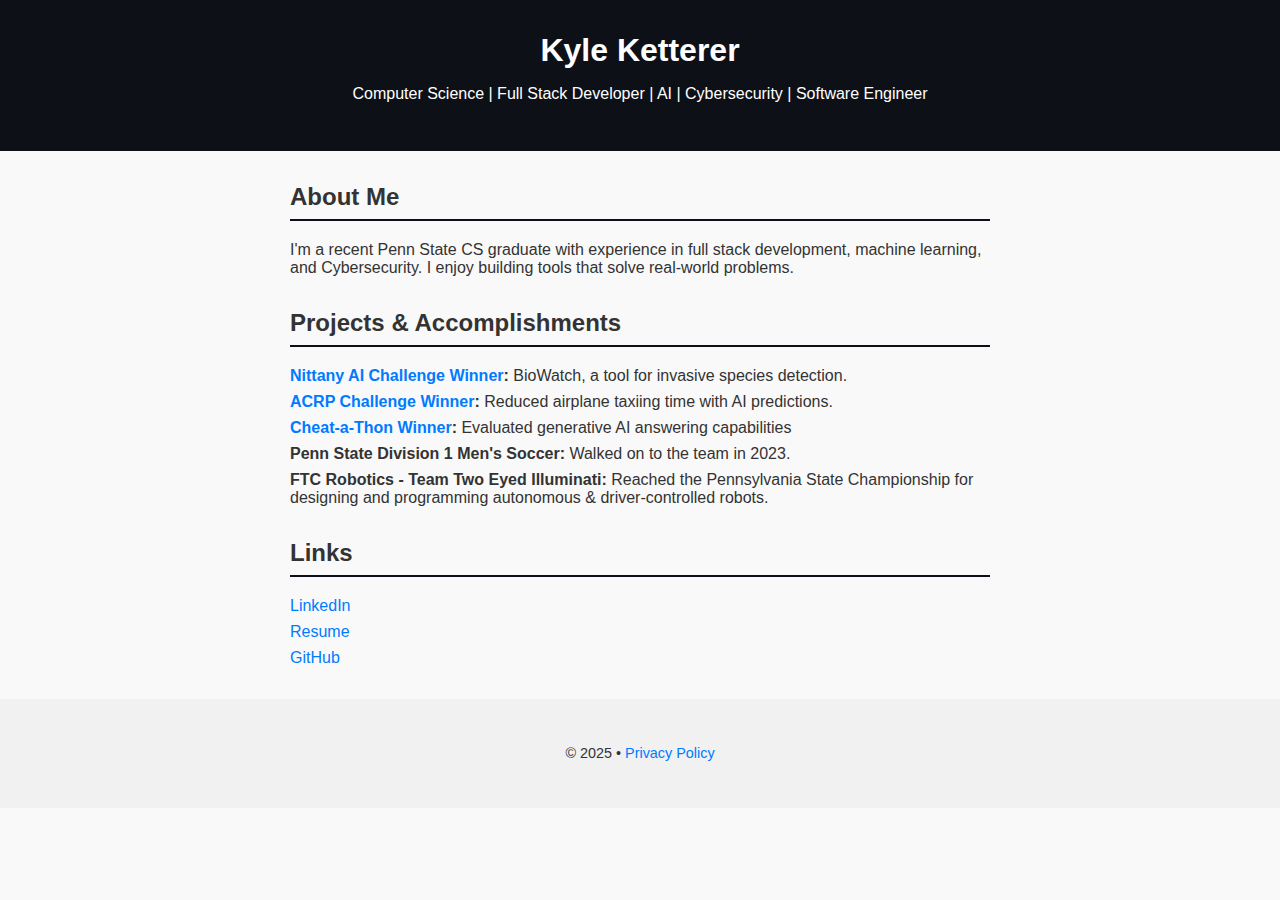
<file: index.html>
<!DOCTYPE html>
<html lang="en">
  <head>
    <meta charset="UTF-8" />
    <title>Kyle Ketterer | Portfolio</title>
    <meta name="viewport" content="width=device-width, initial-scale=1" />
    <link rel="stylesheet" href="styles.css" />
    <link rel="icon" type="image/png" href="/assets/k_logo.png" />

    <!-- Google tag (gtag.js) -->
    <script
      async
      src="https://www.googletagmanager.com/gtag/js?id=G-X5RCT38WQT"
    ></script>
    <script>
      window.dataLayer = window.dataLayer || [];
      function gtag() {
        dataLayer.push(arguments);
      }
      gtag("js", new Date());
      gtag("config", "G-X5RCT38WQT");
    </script>
  </head>
  <body>
    <header>
      <h1>Kyle Ketterer</h1>
      <p>
        Computer Science | Full Stack Developer | AI | Cybersecurity | Software
        Engineer
      </p>
    </header>

    <section id="about">
      <h2>About Me</h2>
      <p>
        I'm a recent Penn State CS graduate with experience in full stack
        development, machine learning, and Cybersecurity. I enjoy building tools
        that solve real-world problems.
      </p>
    </section>

    <section id="projects">
      <h2>Projects & Accomplishments</h2>
      <ul>
        <li>
          <strong
            ><a
              href="https://nittanyai.psu.edu/alliance-programs/nittany-ai-challenge/results/"
              target="_blank"
              >Nittany AI Challenge Winner</a
            >:</strong
          >
          BioWatch, a tool for invasive species detection.
        </li>
        <li>
          <strong
            ><a
              href="https://www.trb.org/ACRP/designwinners2024.aspx"
              target="_blank"
              >ACRP Challenge Winner</a
            >:</strong
          >
          Reduced airplane taxiing time with AI predictions.
        </li>
        <li>
          <strong
            ><a
              href="https://csrai.psu.edu/initiatives/cheat-a-thon"
              target="_blank"
              >Cheat-a-Thon Winner</a
            >:</strong
          >
          Evaluated generative AI answering capabilities
        </li>
        <li>
          <strong>Penn State Division 1 Men's Soccer:</strong> Walked on to the
          team in 2023.
        </li>
        <li>
          <strong>FTC Robotics - Team Two Eyed Illuminati:</strong>
          Reached the Pennsylvania State Championship for designing and
          programming autonomous & driver-controlled robots.
        </li>
      </ul>
    </section>

    <section id="links">
      <h2>Links</h2>
      <ul>
        <li>
          <!-- LinkedIn Click -->
          <a
            href="https://www.linkedin.com/in/kyle-ketterer"
            target="_blank"
            onclick="gtag('event', 'click_linkedin', {
     event_category: 'engagement',
     event_label: 'linkedin_profile'
   });"
          >
            LinkedIn
          </a>
        </li>
        <li>
          <!-- Resume Click -->
          <a
            href="/assets/Kyle_Ketterer_Resume.pdf"
            target="_blank"
            onclick="gtag('event', 'click_resume', {
     event_category: 'engagement',
     event_label: 'resume.pdf'
   });"
          >
            Resume
          </a>
        </li>
        <li>
          <a href="https://github.com/Porkroll7" target="_blank">GitHub</a>
        </li>
      </ul>
    </section>

    <footer>
      <p>© 2025 • <a href="/privacy.html">Privacy Policy</a></p>
    </footer>
  </body>
</html>
</file>
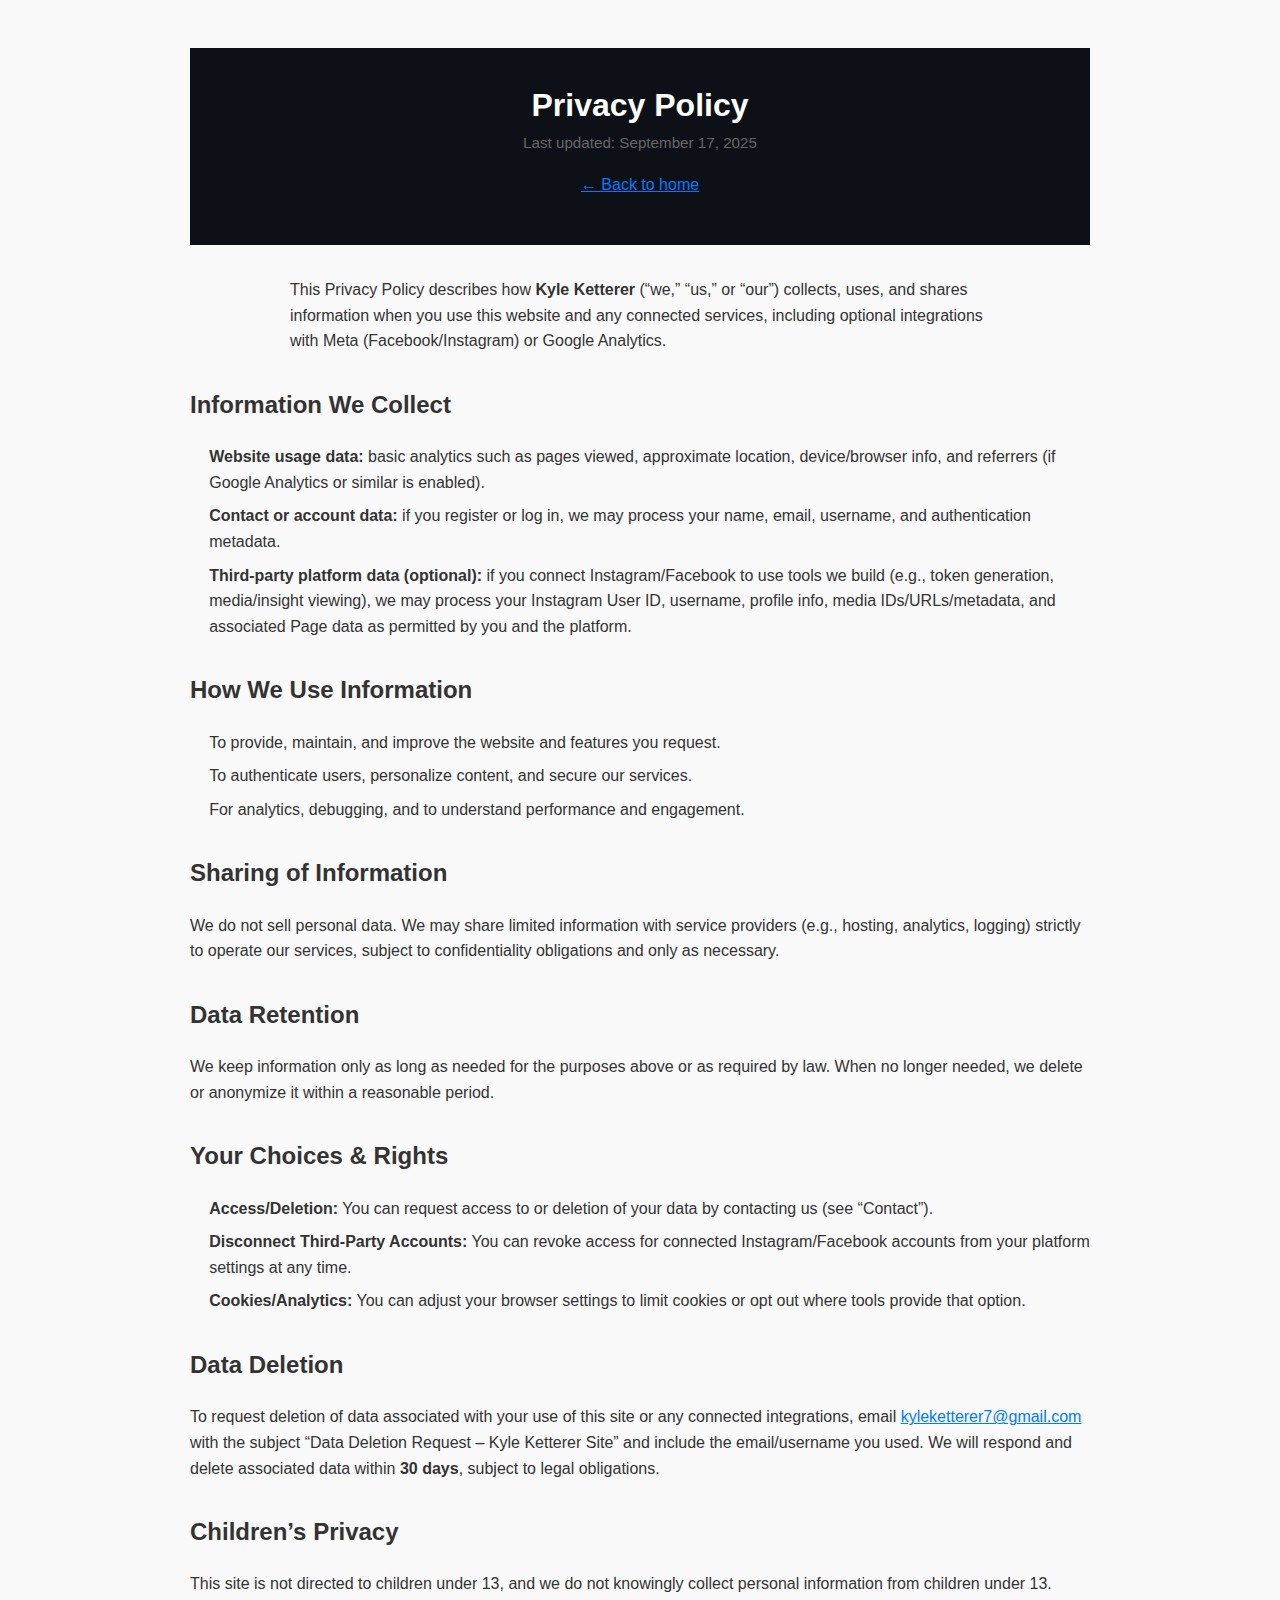
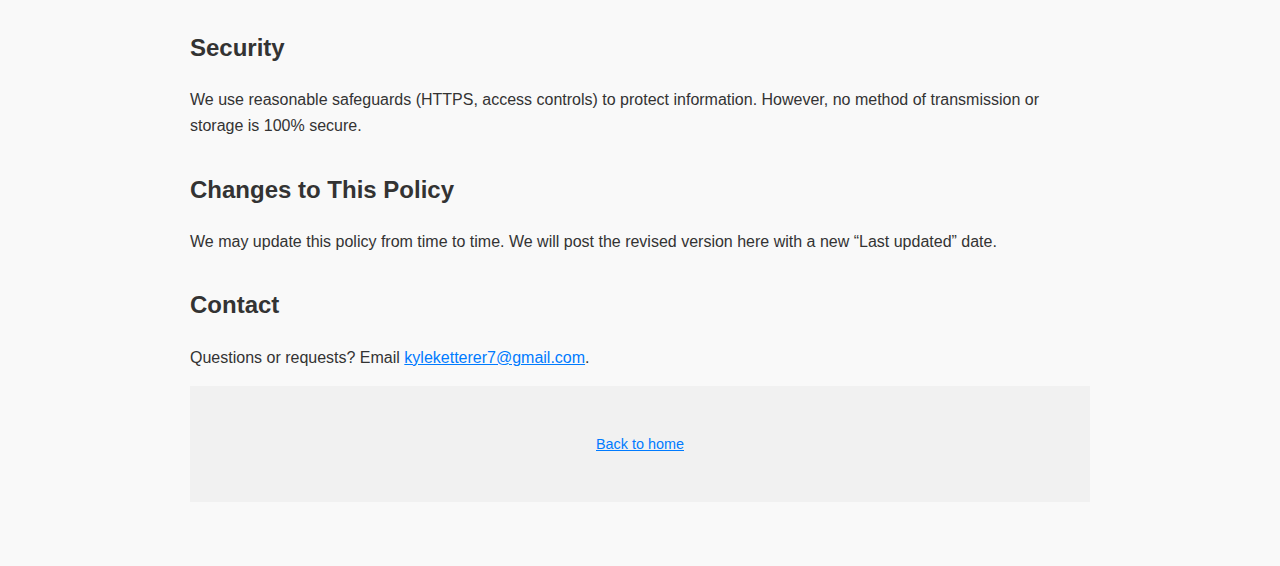
<file: privacy.html>
<!DOCTYPE html>
<html lang="en">
  <head>
    <meta charset="UTF-8" />
    <title>Privacy Policy | Kyle Ketterer</title>
    <meta name="viewport" content="width=device-width, initial-scale=1" />
    <link rel="icon" type="image/png" href="/assets/k_logo.png" />
    <link rel="stylesheet" href="/styles.css" />
    <style>
      /* Optional: lightweight styling if styles.css is minimal */
      body {
        max-width: 900px;
        margin: 0 auto;
        padding: 2rem 1.25rem;
        line-height: 1.6;
      }
      h1 {
        margin-bottom: 0.25rem;
      }
      .muted {
        color: #666;
        font-size: 0.95rem;
        margin-top: 0;
      }
      h2 {
        margin-top: 2rem;
      }
      ul {
        padding-left: 1.2rem;
      }
      a {
        text-decoration: underline;
      }
      header,
      footer {
        margin: 1rem 0 2rem;
      }
    </style>
  </head>
  <body>
    <header>
      <h1>Privacy Policy</h1>
      <p class="muted">Last updated: September 17, 2025</p>
      <p><a href="/">← Back to home</a></p>
    </header>

    <section>
      <p>
        This Privacy Policy describes how <strong>Kyle Ketterer</strong> (“we,”
        “us,” or “our”) collects, uses, and shares information when you use this
        website and any connected services, including optional integrations with
        Meta (Facebook/Instagram) or Google Analytics.
      </p>
    </section>

    <h2>Information We Collect</h2>
    <ul>
      <li>
        <strong>Website usage data:</strong> basic analytics such as pages
        viewed, approximate location, device/browser info, and referrers (if
        Google Analytics or similar is enabled).
      </li>
      <li>
        <strong>Contact or account data:</strong> if you register or log in, we
        may process your name, email, username, and authentication metadata.
      </li>
      <li>
        <strong>Third-party platform data (optional):</strong> if you connect
        Instagram/Facebook to use tools we build (e.g., token generation,
        media/insight viewing), we may process your Instagram User ID, username,
        profile info, media IDs/URLs/metadata, and associated Page data as
        permitted by you and the platform.
      </li>
    </ul>

    <h2>How We Use Information</h2>
    <ul>
      <li>
        To provide, maintain, and improve the website and features you request.
      </li>
      <li>
        To authenticate users, personalize content, and secure our services.
      </li>
      <li>
        For analytics, debugging, and to understand performance and engagement.
      </li>
    </ul>

    <h2>Sharing of Information</h2>
    <p>
      We do not sell personal data. We may share limited information with
      service providers (e.g., hosting, analytics, logging) strictly to operate
      our services, subject to confidentiality obligations and only as
      necessary.
    </p>

    <h2>Data Retention</h2>
    <p>
      We keep information only as long as needed for the purposes above or as
      required by law. When no longer needed, we delete or anonymize it within a
      reasonable period.
    </p>

    <h2>Your Choices & Rights</h2>
    <ul>
      <li>
        <strong>Access/Deletion:</strong> You can request access to or deletion
        of your data by contacting us (see “Contact”).
      </li>
      <li>
        <strong>Disconnect Third-Party Accounts:</strong> You can revoke access
        for connected Instagram/Facebook accounts from your platform settings at
        any time.
      </li>
      <li>
        <strong>Cookies/Analytics:</strong> You can adjust your browser settings
        to limit cookies or opt out where tools provide that option.
      </li>
    </ul>

    <h2>Data Deletion</h2>
    <p>
      To request deletion of data associated with your use of this site or any
      connected integrations, email
      <a href="mailto:kyleketterer7@gmail.com">kyleketterer7@gmail.com</a> with
      the subject “Data Deletion Request – Kyle Ketterer Site” and include the
      email/username you used. We will respond and delete associated data within
      <strong>30 days</strong>, subject to legal obligations.
    </p>

    <h2>Children’s Privacy</h2>
    <p>
      This site is not directed to children under 13, and we do not knowingly
      collect personal information from children under 13.
    </p>

    <h2>Security</h2>
    <p>
      We use reasonable safeguards (HTTPS, access controls) to protect
      information. However, no method of transmission or storage is 100% secure.
    </p>

    <h2>Changes to This Policy</h2>
    <p>
      We may update this policy from time to time. We will post the revised
      version here with a new “Last updated” date.
    </p>

    <h2>Contact</h2>
    <p>
      Questions or requests? Email
      <a href="mailto:kyleketterer7@gmail.com">kyleketterer7@gmail.com</a>.
    </p>

    <footer>
      <p><a href="/">Back to home</a></p>
    </footer>
  </body>
</html>
</file>
<file: styles.css>
body {
  margin: 0;
  font-family: sans-serif;
  background: #f9f9f9;
  color: #333;
}

header {
  background: #0d1117;
  color: #fff;
  text-align: center;
  padding: 2rem 1rem;
}

header h1 {
  margin: 0;
}

section {
  max-width: 700px;
  margin: 2rem auto;
  padding: 0 1rem;
}

section h2 {
  border-bottom: 2px solid #0d1117;
  padding-bottom: 0.5rem;
}

ul {
  list-style: none;
  padding-left: 0;
}

li {
  margin: 0.5rem 0;
}

a {
  color: #007bff;
  text-decoration: none;
}

a:hover {
  text-decoration: underline;
}

footer {
  text-align: center;
  padding: 2rem 1rem;
  font-size: 0.9rem;
  background: #f1f1f1;
}
</file>
